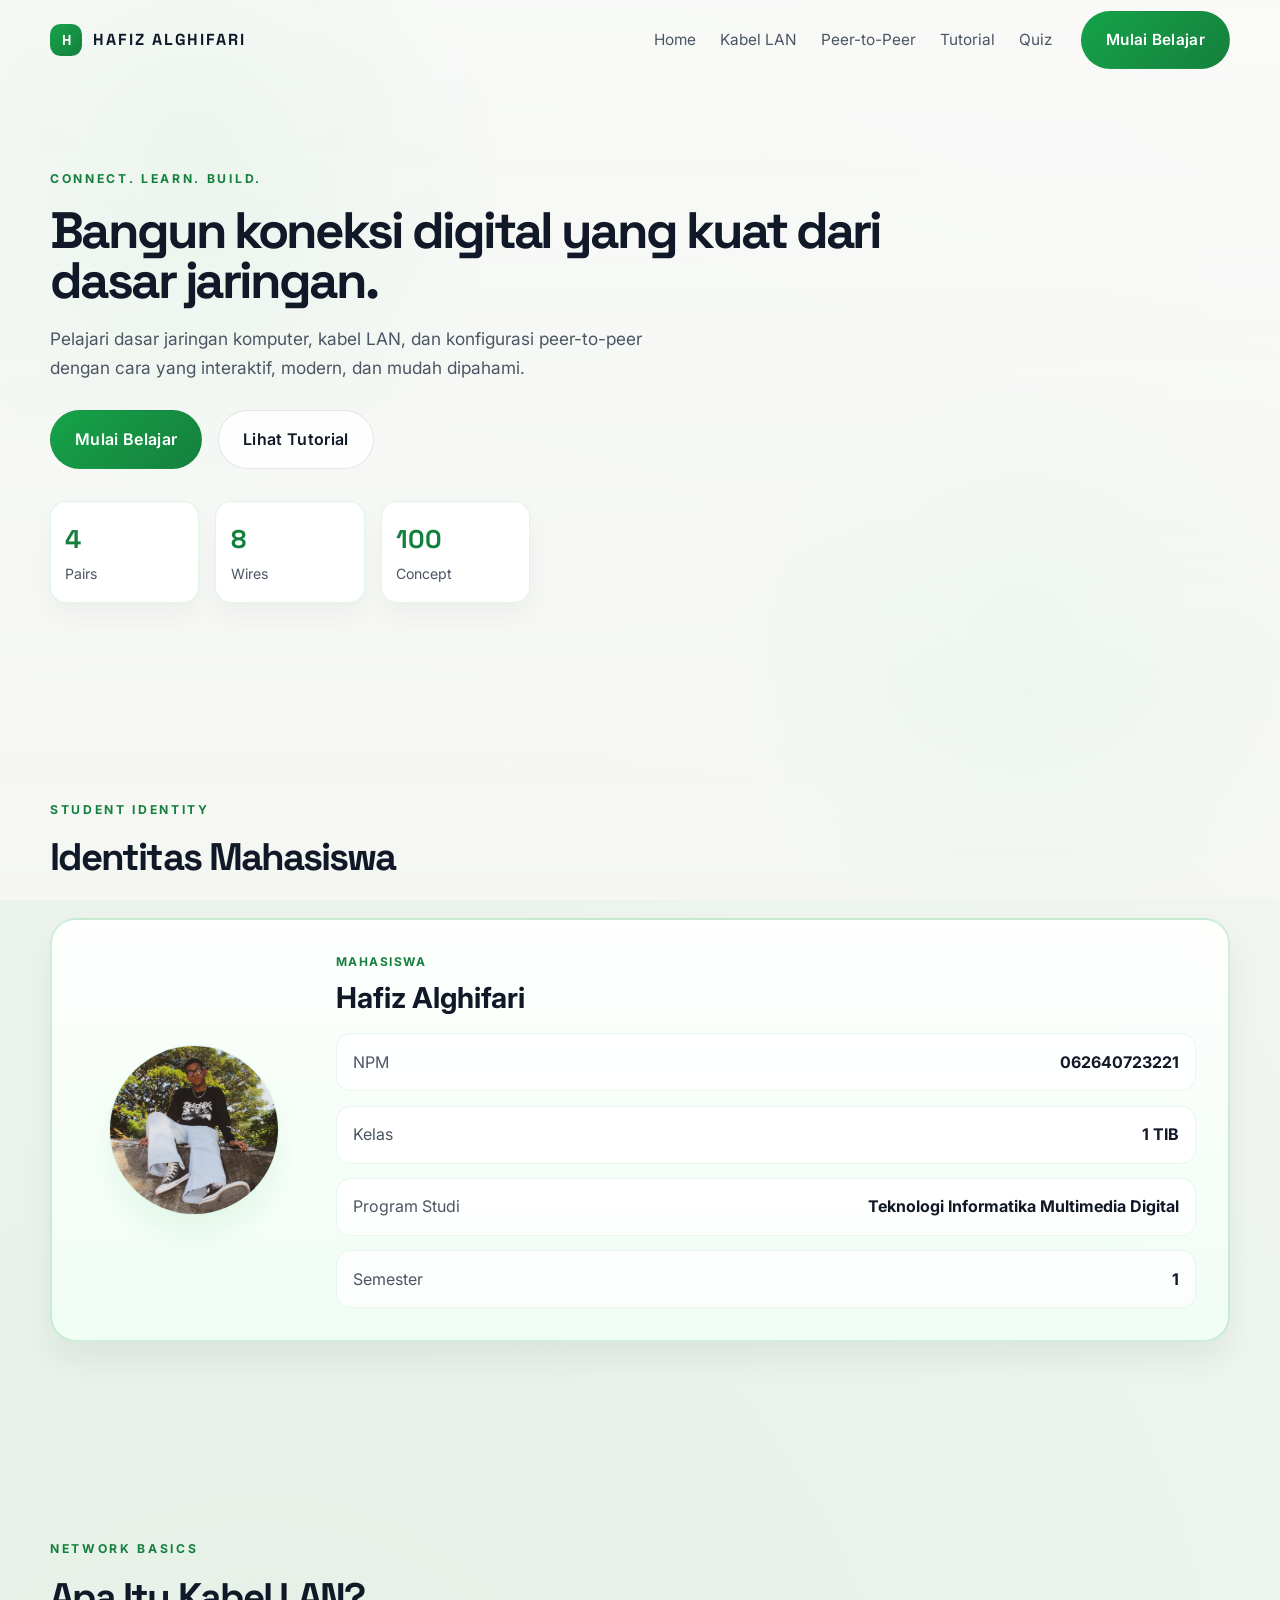
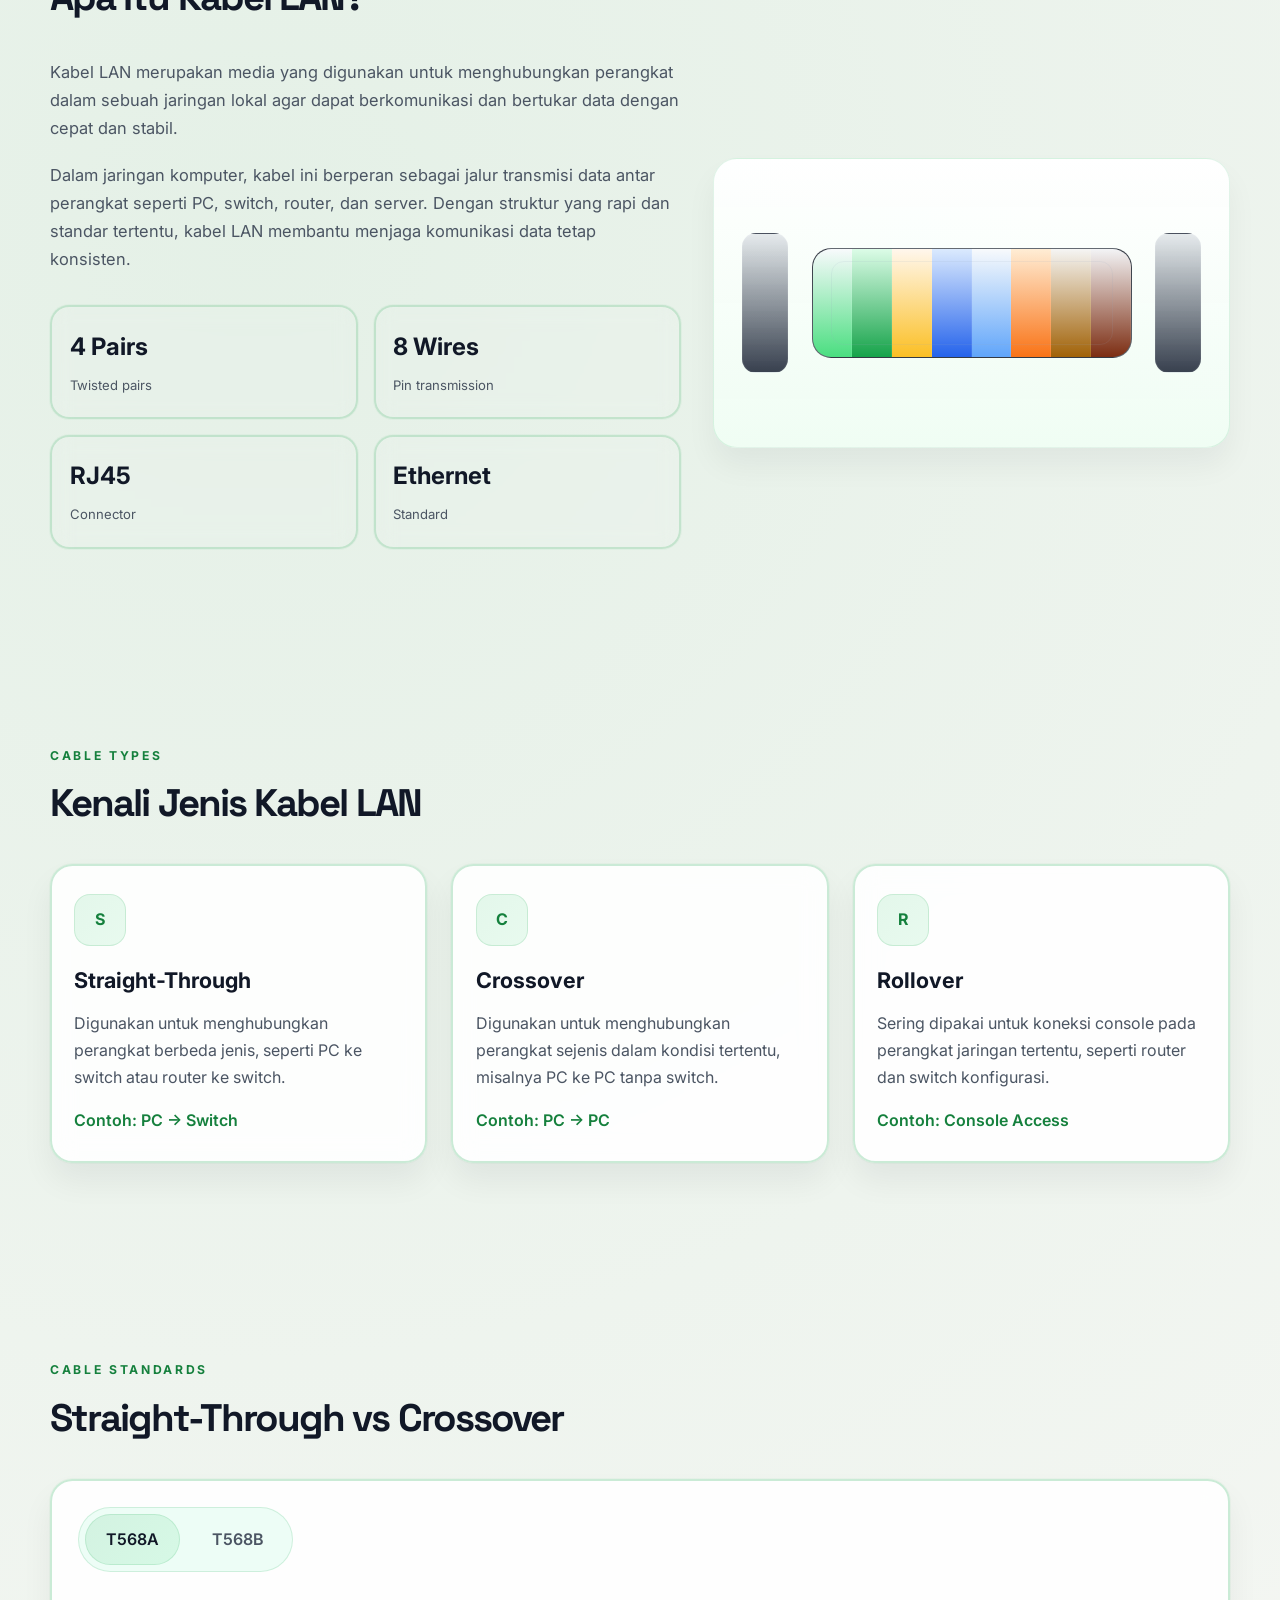
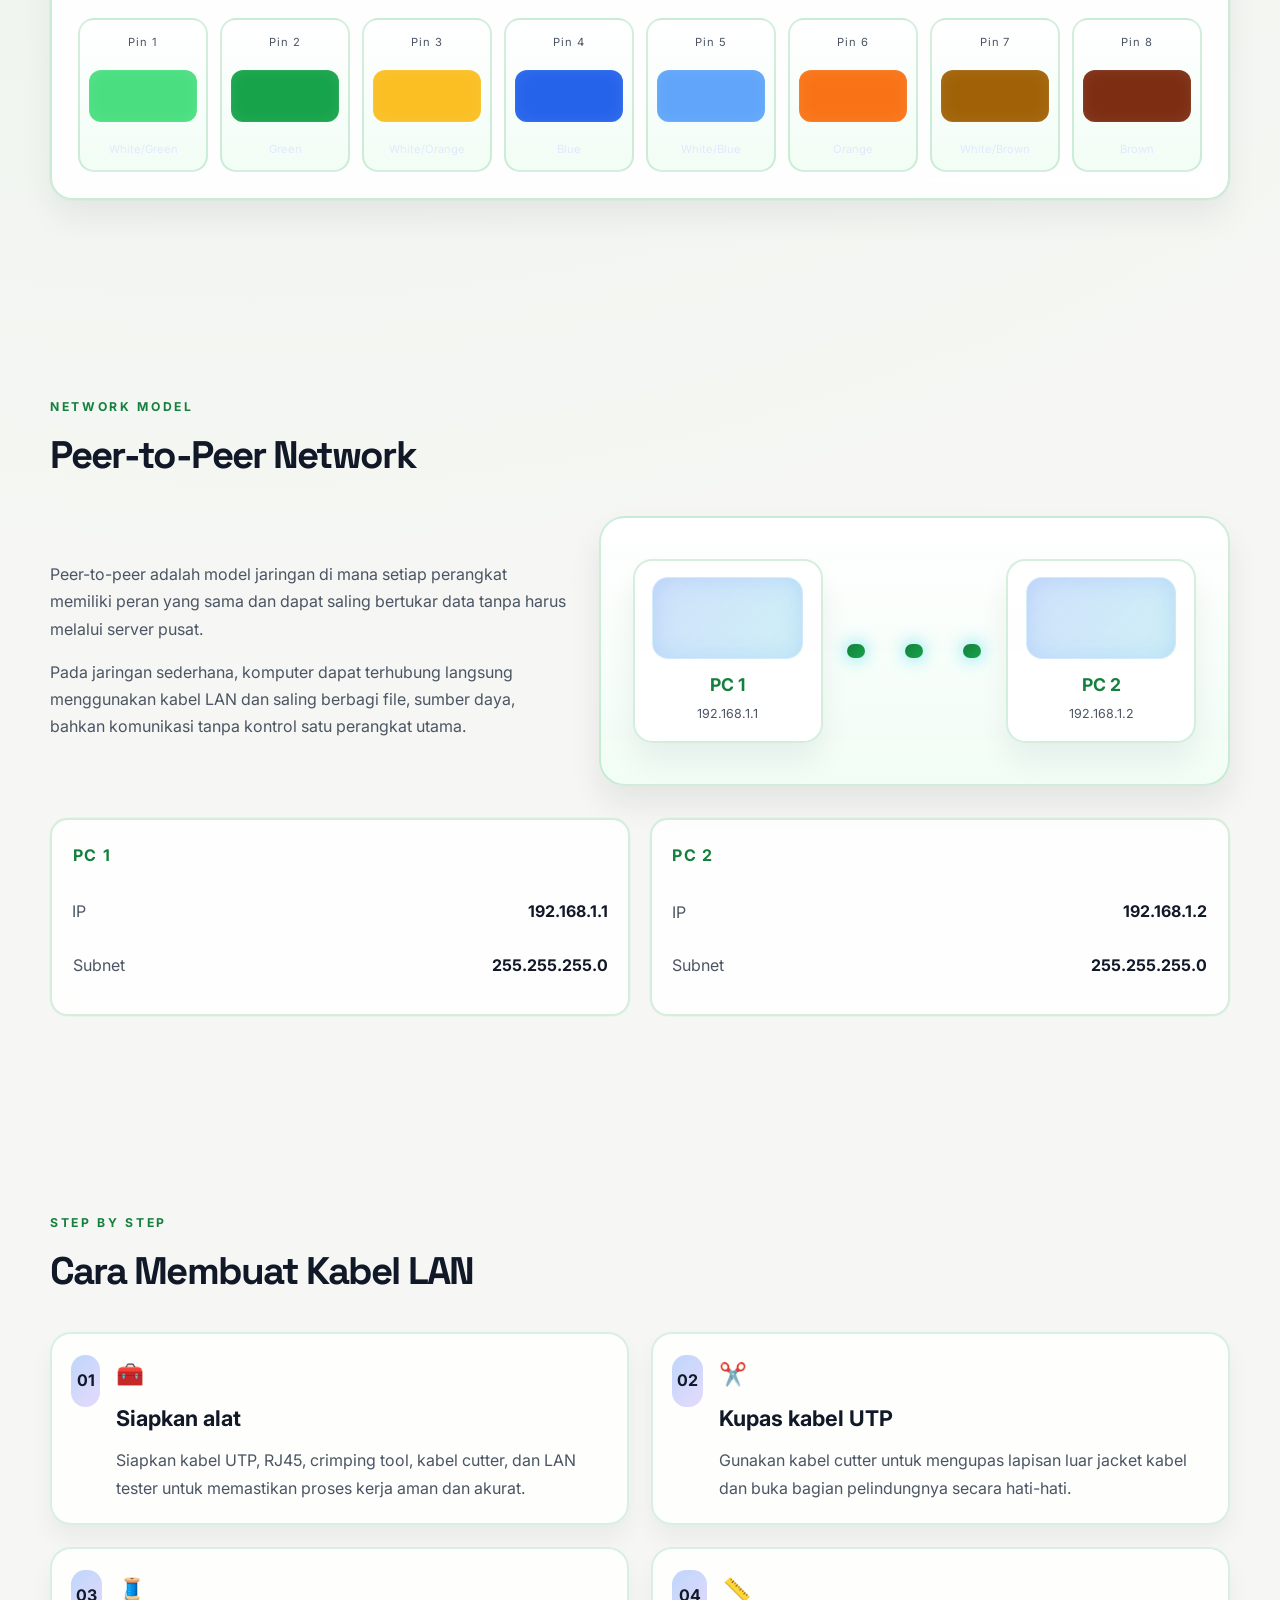
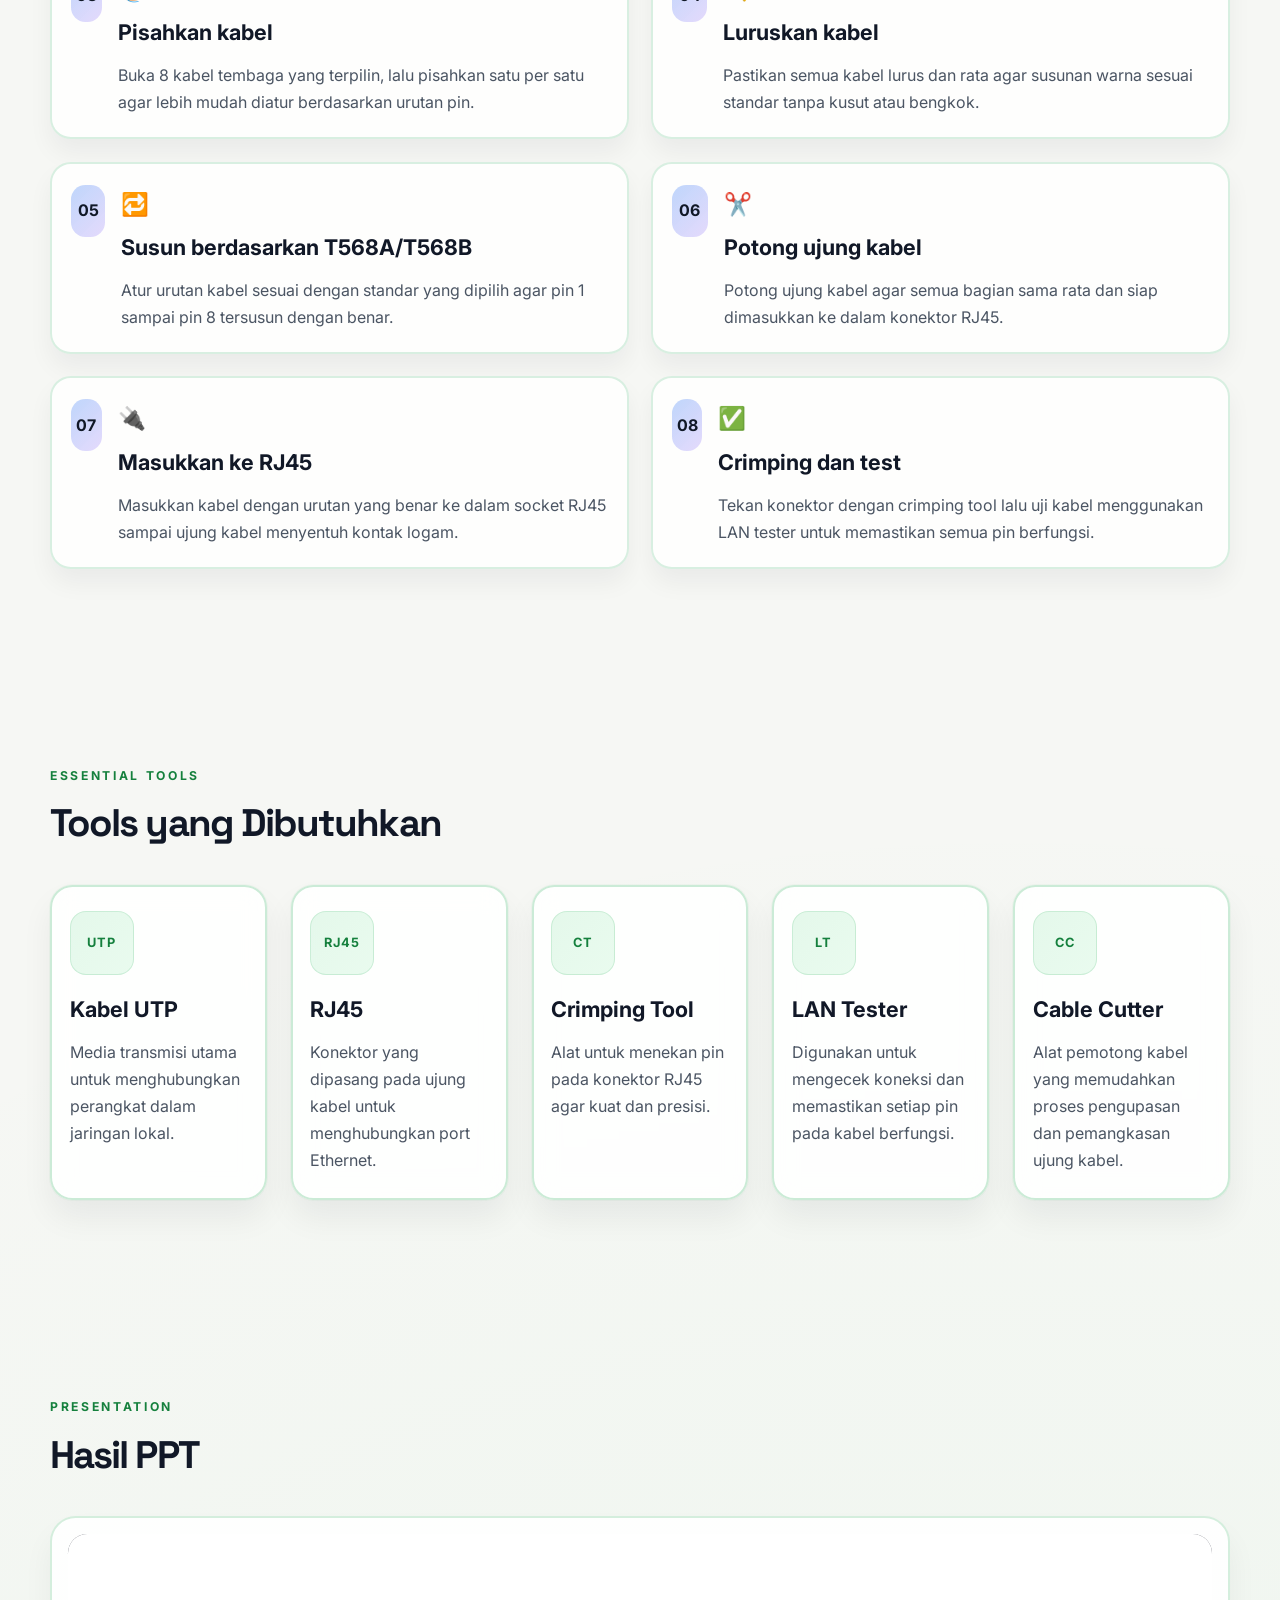
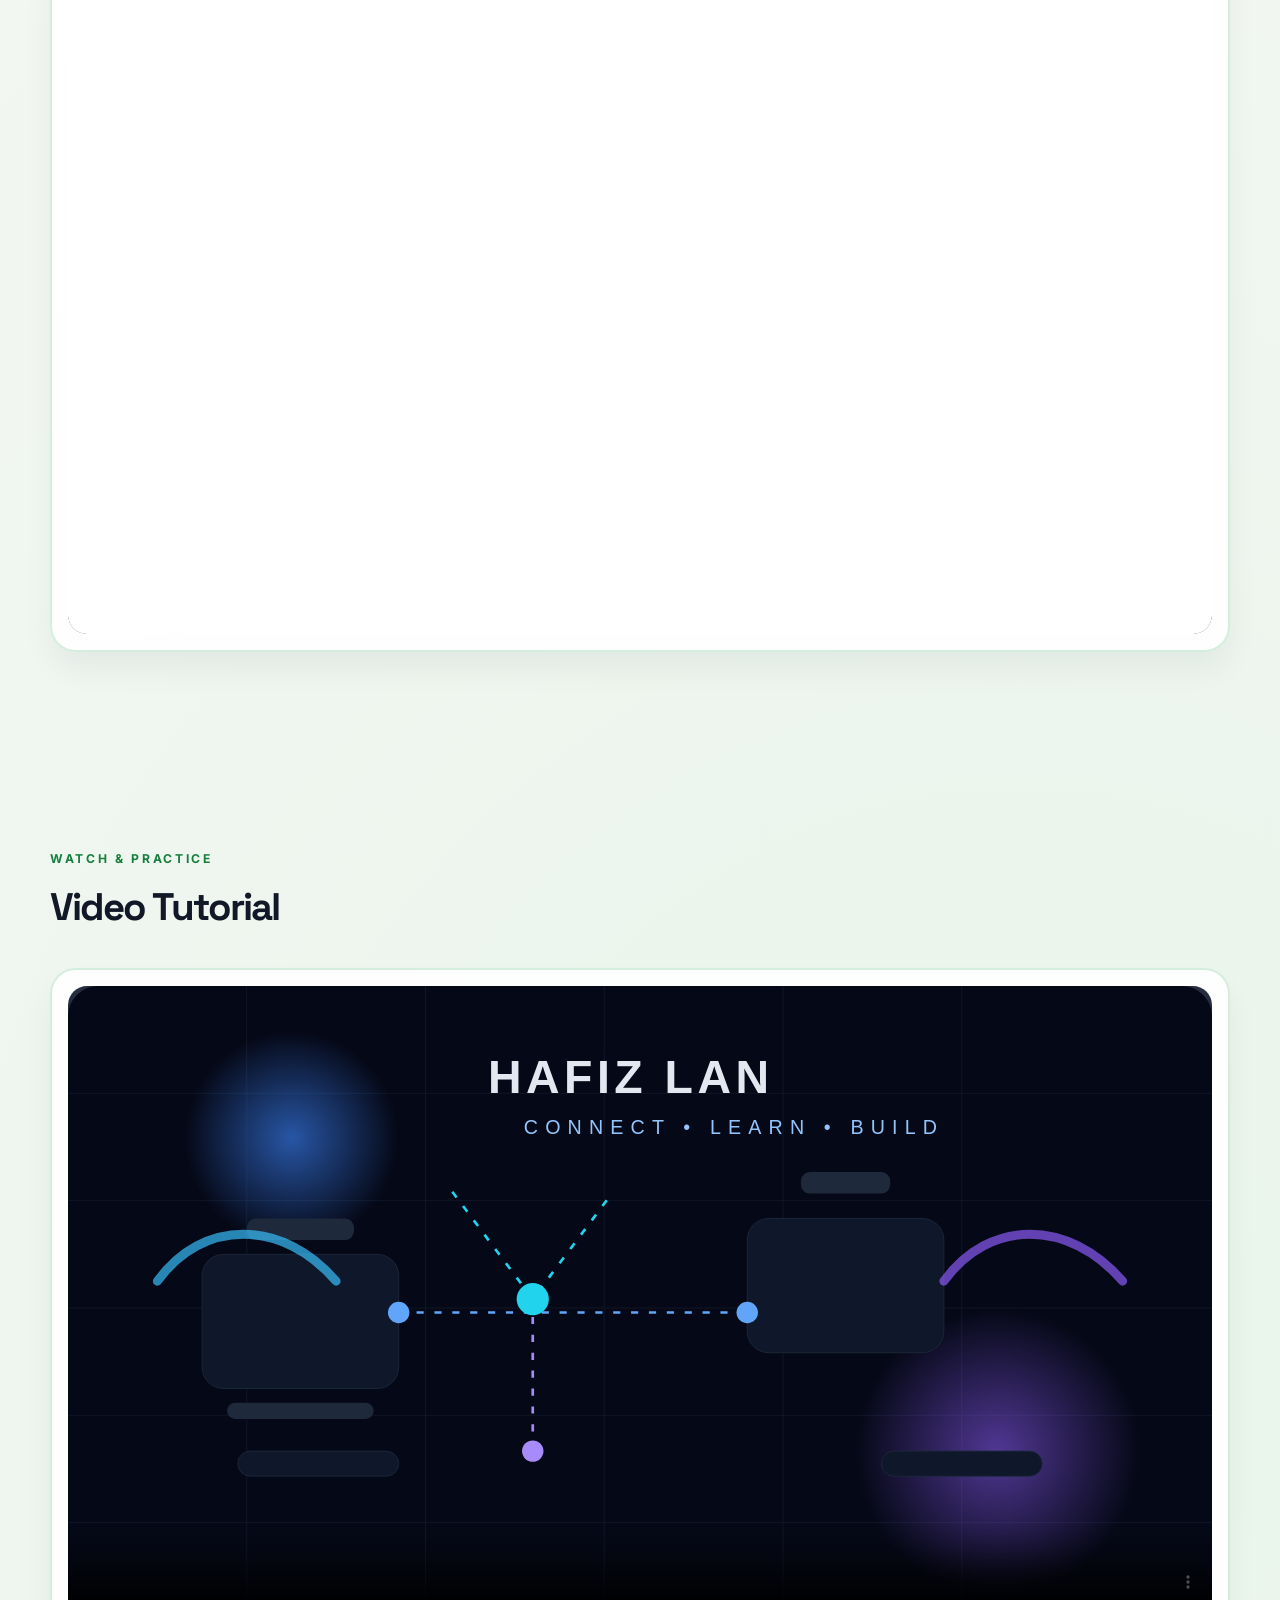
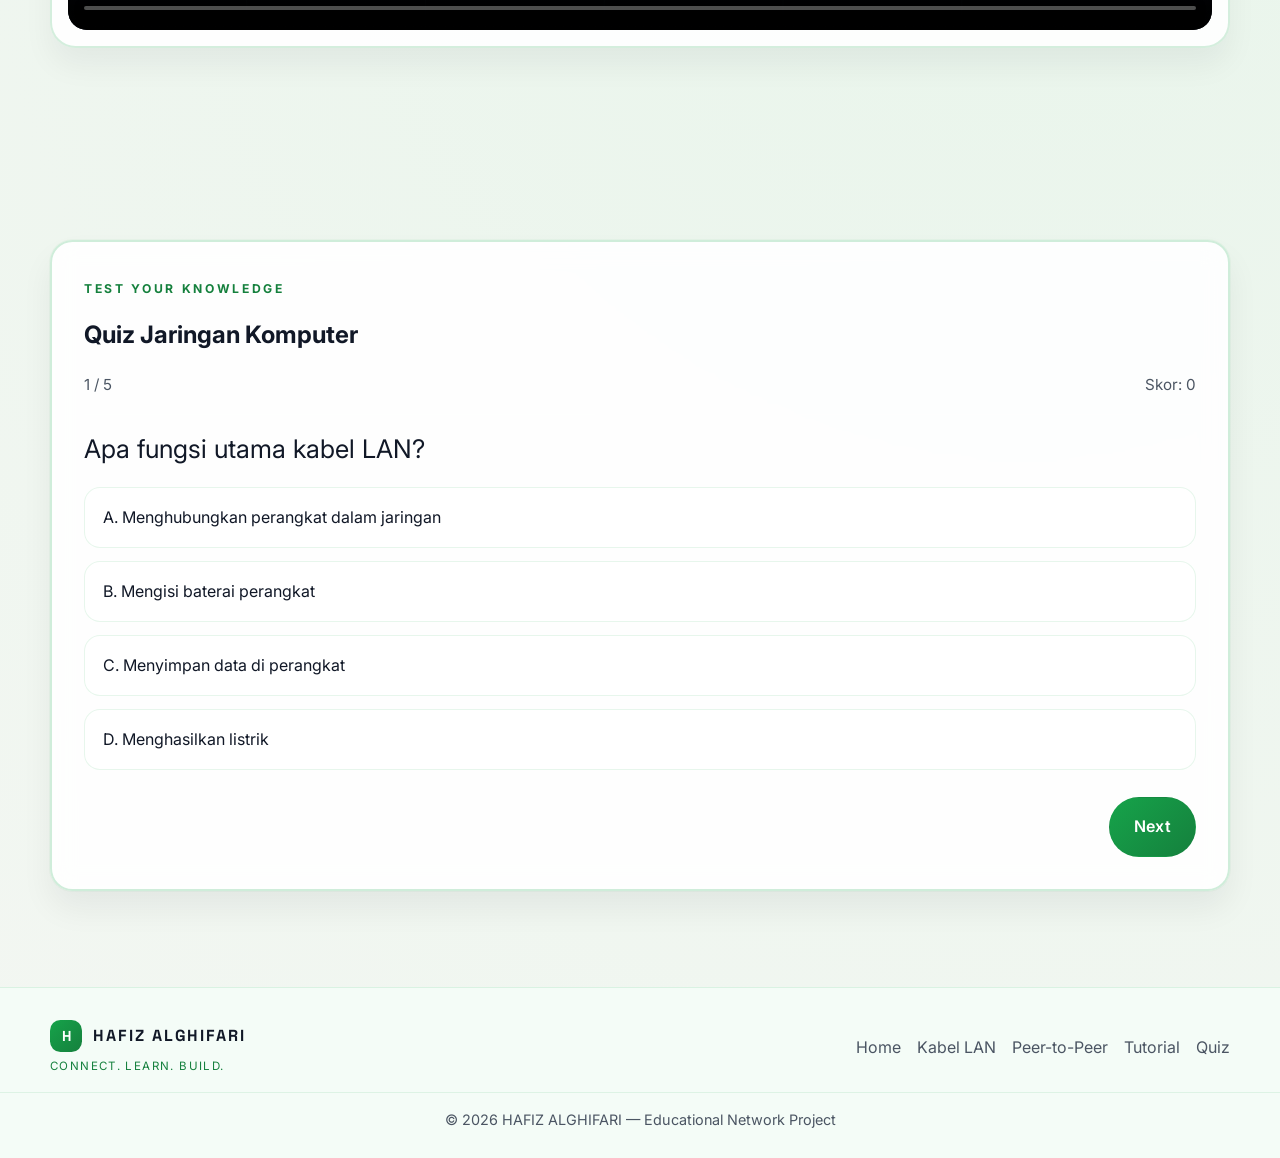
<file: index.html>
<!DOCTYPE html>
<html lang="id">
  <head>
    <meta charset="UTF-8" />
    <meta name="viewport" content="width=device-width, initial-scale=1.0" />
    <meta
      name="description"
      content="Pelajari kabel LAN, jaringan peer-to-peer, dan dasar jaringan komputer secara interaktif."
    />
    <title>HAFIZ BISMILLAH NILAI A</title>
    <link rel="preconnect" href="https://fonts.googleapis.com" />
    <link rel="preconnect" href="https://fonts.gstatic.com" crossorigin />
    <link
      href="https://fonts.googleapis.com/css2?family=Inter:wght@400;500;600;700;800;900&family=Space+Grotesk:wght@500;700&display=swap"
      rel="stylesheet"
    />
    <link rel="stylesheet" href="style.css" />
  </head>
  <body>
    <div class="site-bg" aria-hidden="true"></div>

    <header class="site-header" id="top">
      <nav class="nav container" aria-label="Main navigation">
        <a href="#home" class="brand" aria-label="HAFIZ LAN home">
          <span class="brand-mark">H</span>
          <span>HAFIZ ALGHIFARI</span>
        </a>

        <button class="nav-toggle" aria-label="Buka menu" aria-expanded="false">
          <span></span>
          <span></span>
          <span></span>
        </button>

        <div class="nav-menu" id="navMenu">
          <a href="#home">Home</a>
          <a href="#kabel-lan">Kabel LAN</a>
          <a href="#peer-to-peer">Peer-to-Peer</a>
          <a href="#tutorial">Tutorial</a>
          <a href="#quiz">Quiz</a>
          <a href="#quiz" class="button button-primary nav-cta">Mulai Belajar</a>
        </div>
      </nav>
    </header>

    <main>
      <section id="home" class="hero section">
        <div class="container hero-grid">
          <div class="hero-copy reveal">
            <p class="eyebrow">CONNECT. LEARN. BUILD.</p>
            <h1>Bangun koneksi digital yang kuat dari dasar jaringan.</h1>
            <p class="lead">
              Pelajari dasar jaringan komputer, kabel LAN, dan konfigurasi peer-to-peer dengan cara yang interaktif,
              modern, dan mudah dipahami.
            </p>

            <div class="hero-actions">
              <a href="#quiz" class="button button-primary">Mulai Belajar</a>
              <a href="#tutorial" class="button button-secondary">Lihat Tutorial</a>
            </div>

            <ul class="hero-stats" aria-label="Informasi ringkas">
              <li>
                <strong class="count-up" data-target="4">0</strong>
                <span>Pairs</span>
              </li>
              <li>
                <strong class="count-up" data-target="8">0</strong>
                <span>Wires</span>
              </li>
              <li>
                <strong class="count-up" data-target="100">0</strong>
                <span>Concept</span>
              </li>
            </ul>
          </div>
        </div>
      </section>

      <section id="student-profile" class="section student-profile-section">
        <div class="container">
          <div class="section-heading reveal">
            <p class="kicker">Student Identity</p>
            <h2>Identitas Mahasiswa</h2>
          </div>

          <div class="student-card reveal">
            <div class="student-photo-wrap">
              <img
                class="student-photo"
                src="assets/images/WhatsApp Image 2026-10-04 at 11.46.57.jpeg"
                alt="Foto Hafiz Alghifari"
              />
            </div>

            <div class="student-info">
              <p class="student-role">Mahasiswa</p>
              <h3>Hafiz Alghifari</h3>
              <ul>
                <li><span>NPM</span><strong>062640723221</strong></li>
                <li><span>Kelas</span><strong>1 TIB</strong></li>
                <li><span>Program Studi</span><strong>Teknologi Informatika Multimedia Digital</strong></li>
                <li><span>Semester</span><strong>1</strong></li>
              </ul>
            </div>
          </div>
        </div>
      </section>

      <section id="intro" class="section intro-section">
        <div class="container">
          <div class="section-heading reveal">
            <p class="kicker">Network Basics</p>
            <h2>Apa Itu Kabel LAN?</h2>
          </div>

          <div class="intro-grid">
            <div class="intro-copy reveal">
              <p>
                Kabel LAN merupakan media yang digunakan untuk menghubungkan perangkat dalam sebuah jaringan lokal agar
                dapat berkomunikasi dan bertukar data dengan cepat dan stabil.
              </p>
              <p>
                Dalam jaringan komputer, kabel ini berperan sebagai jalur transmisi data antar perangkat seperti PC,
                switch, router, dan server. Dengan struktur yang rapi dan standar tertentu, kabel LAN membantu menjaga
                komunikasi data tetap konsisten.
              </p>

              <div class="info-badges">
                <div class="badge-card glass-card">
                  <span class="value">4 Pairs</span>
                  <span class="label">Twisted pairs</span>
                </div>
                <div class="badge-card glass-card">
                  <span class="value">8 Wires</span>
                  <span class="label">Pin transmission</span>
                </div>
                <div class="badge-card glass-card">
                  <span class="value">RJ45</span>
                  <span class="label">Connector</span>
                </div>
                <div class="badge-card glass-card">
                  <span class="value">Ethernet</span>
                  <span class="label">Standard</span>
                </div>
              </div>
            </div>

            <div class="cable-illustration reveal">
              <div class="cable-visual">
                <div class="cable-core">
                  <span class="wire wire-white-green"></span>
                  <span class="wire wire-green"></span>
                  <span class="wire wire-white-orange"></span>
                  <span class="wire wire-blue"></span>
                  <span class="wire wire-white-blue"></span>
                  <span class="wire wire-orange"></span>
                  <span class="wire wire-white-brown"></span>
                  <span class="wire wire-brown"></span>
                </div>
                <div class="plug plug-left"></div>
                <div class="plug plug-right"></div>
              </div>
            </div>
          </div>
        </div>
      </section>

      <section id="kabel-lan" class="section">
        <div class="container">
          <div class="section-heading reveal">
            <p class="kicker">Cable Types</p>
            <h2>Kenali Jenis Kabel LAN</h2>
          </div>

          <div class="card-grid three-col">
            <article class="feature-card reveal">
              <div class="feature-icon">S</div>
              <h3>Straight-Through</h3>
              <p>Digunakan untuk menghubungkan perangkat berbeda jenis, seperti PC ke switch atau router ke switch.</p>
              <span class="example">Contoh: PC → Switch</span>
            </article>

            <article class="feature-card reveal">
              <div class="feature-icon">C</div>
              <h3>Crossover</h3>
              <p>Digunakan untuk menghubungkan perangkat sejenis dalam kondisi tertentu, misalnya PC ke PC tanpa switch.</p>
              <span class="example">Contoh: PC → PC</span>
            </article>

            <article class="feature-card reveal">
              <div class="feature-icon">R</div>
              <h3>Rollover</h3>
              <p>Sering dipakai untuk koneksi console pada perangkat jaringan tertentu, seperti router dan switch konfigurasi.</p>
              <span class="example">Contoh: Console Access</span>
            </article>
          </div>
        </div>
      </section>

      <section id="comparison" class="section comparison-section">
        <div class="container">
          <div class="section-heading reveal">
            <p class="kicker">Cable Standards</p>
            <h2>Straight-Through vs Crossover</h2>
          </div>

          <div class="compare-shell reveal">
            <div class="toggle-group" aria-label="Pilih standar kabel">
              <button class="standard-toggle active" type="button" data-standard="T568A">T568A</button>
              <button class="standard-toggle" type="button" data-standard="T568B">T568B</button>
            </div>

            <div class="wire-diagram" id="wireDiagram" aria-live="polite"></div>
          </div>
        </div>
      </section>

      <section id="peer-to-peer" class="section peer-section">
        <div class="container">
          <div class="section-heading reveal">
            <p class="kicker">Network Model</p>
            <h2>Peer-to-Peer Network</h2>
          </div>

          <div class="peer-grid">
            <div class="peer-copy reveal">
              <p>
                Peer-to-peer adalah model jaringan di mana setiap perangkat memiliki peran yang sama dan dapat saling
                bertukar data tanpa harus melalui server pusat.
              </p>
              <p>
                Pada jaringan sederhana, komputer dapat terhubung langsung menggunakan kabel LAN dan saling berbagi file,
                sumber daya, bahkan komunikasi tanpa kontrol satu perangkat utama.
              </p>
            </div>

            <div class="peer-visual reveal" aria-label="Visual peer-to-peer network">
              <div class="peer-device peer-left">
                <div class="device-screen small-screen"></div>
                <div class="device-meta">
                  <strong>PC 1</strong>
                  <span>192.168.1.1</span>
                </div>
              </div>

              <div class="packet-stream" aria-hidden="true">
                <span class="packet packet-1"></span>
                <span class="packet packet-2"></span>
                <span class="packet packet-3"></span>
              </div>

              <div class="peer-device peer-right">
                <div class="device-screen small-screen"></div>
                <div class="device-meta">
                  <strong>PC 2</strong>
                  <span>192.168.1.2</span>
                </div>
              </div>
            </div>
          </div>

          <div class="ip-dashboard reveal">
            <div class="ip-card glass-card">
              <p class="ip-label">PC 1</p>
              <div class="ip-row"><span>IP</span><strong>192.168.1.1</strong></div>
              <div class="ip-row"><span>Subnet</span><strong>255.255.255.0</strong></div>
            </div>

            <div class="ip-card glass-card">
              <p class="ip-label">PC 2</p>
              <div class="ip-row"><span>IP</span><strong>192.168.1.2</strong></div>
              <div class="ip-row"><span>Subnet</span><strong>255.255.255.0</strong></div>
            </div>
          </div>
        </div>
      </section>

      <section id="tutorial" class="section">
        <div class="container">
          <div class="section-heading reveal">
            <p class="kicker">Step by Step</p>
            <h2>Cara Membuat Kabel LAN</h2>
          </div>

          <div class="timeline">
            <article class="step-card reveal">
              <div class="step-no">01</div>
              <div class="step-body">
                <div class="step-icon">🧰</div>
                <h3>Siapkan alat</h3>
                <p>Siapkan kabel UTP, RJ45, crimping tool, kabel cutter, dan LAN tester untuk memastikan proses kerja aman dan akurat.</p>
              </div>
            </article>

            <article class="step-card reveal">
              <div class="step-no">02</div>
              <div class="step-body">
                <div class="step-icon">✂️</div>
                <h3>Kupas kabel UTP</h3>
                <p>Gunakan kabel cutter untuk mengupas lapisan luar jacket kabel dan buka bagian pelindungnya secara hati-hati.</p>
              </div>
            </article>

            <article class="step-card reveal">
              <div class="step-no">03</div>
              <div class="step-body">
                <div class="step-icon">🧵</div>
                <h3>Pisahkan kabel</h3>
                <p>Buka 8 kabel tembaga yang terpilin, lalu pisahkan satu per satu agar lebih mudah diatur berdasarkan urutan pin.</p>
              </div>
            </article>

            <article class="step-card reveal">
              <div class="step-no">04</div>
              <div class="step-body">
                <div class="step-icon">📏</div>
                <h3>Luruskan kabel</h3>
                <p>Pastikan semua kabel lurus dan rata agar susunan warna sesuai standar tanpa kusut atau bengkok.</p>
              </div>
            </article>

            <article class="step-card reveal">
              <div class="step-no">05</div>
              <div class="step-body">
                <div class="step-icon">🔁</div>
                <h3>Susun berdasarkan T568A/T568B</h3>
                <p>Atur urutan kabel sesuai dengan standar yang dipilih agar pin 1 sampai pin 8 tersusun dengan benar.</p>
              </div>
            </article>

            <article class="step-card reveal">
              <div class="step-no">06</div>
              <div class="step-body">
                <div class="step-icon">✂️</div>
                <h3>Potong ujung kabel</h3>
                <p>Potong ujung kabel agar semua bagian sama rata dan siap dimasukkan ke dalam konektor RJ45. </p>
              </div>
            </article>

            <article class="step-card reveal">
              <div class="step-no">07</div>
              <div class="step-body">
                <div class="step-icon">🔌</div>
                <h3>Masukkan ke RJ45</h3>
                <p>Masukkan kabel dengan urutan yang benar ke dalam socket RJ45 sampai ujung kabel menyentuh kontak logam.</p>
              </div>
            </article>

            <article class="step-card reveal">
              <div class="step-no">08</div>
              <div class="step-body">
                <div class="step-icon">✅</div>
                <h3>Crimping dan test</h3>
                <p>Tekan konektor dengan crimping tool lalu uji kabel menggunakan LAN tester untuk memastikan semua pin berfungsi.</p>
              </div>
            </article>
          </div>
        </div>
      </section>

      <section id="tools" class="section tools-section">
        <div class="container">
          <div class="section-heading reveal">
            <p class="kicker">Essential Tools</p>
            <h2>Tools yang Dibutuhkan</h2>
          </div>

          <div class="tool-grid">
            <article class="tool-card reveal">
              <div class="tool-icon">UTP</div>
              <h3>Kabel UTP</h3>
              <p>Media transmisi utama untuk menghubungkan perangkat dalam jaringan lokal.</p>
            </article>
            <article class="tool-card reveal">
              <div class="tool-icon">RJ45</div>
              <h3>RJ45</h3>
              <p>Konektor yang dipasang pada ujung kabel untuk menghubungkan port Ethernet.</p>
            </article>
            <article class="tool-card reveal">
              <div class="tool-icon">CT</div>
              <h3>Crimping Tool</h3>
              <p>Alat untuk menekan pin pada konektor RJ45 agar kuat dan presisi.</p>
            </article>
            <article class="tool-card reveal">
              <div class="tool-icon">LT</div>
              <h3>LAN Tester</h3>
              <p>Digunakan untuk mengecek koneksi dan memastikan setiap pin pada kabel berfungsi.</p>
            </article>
            <article class="tool-card reveal">
              <div class="tool-icon">CC</div>
              <h3>Cable Cutter</h3>
              <p>Alat pemotong kabel yang memudahkan proses pengupasan dan pemangkasan ujung kabel.</p>
            </article>
          </div>
        </div>
      </section>

      <section id="presentation" class="section presentation-section">
        <div class="container">
          <div class="section-heading reveal">
            <p class="kicker">Presentation</p>
            <h2>Hasil PPT</h2>
          </div>

          <div class="presentation-card reveal">
            <div class="canva-embed-wrapper">
              <iframe
                title="Canva Presentation"
                src="https://www.canva.com/design/DAHXA3tNpUY/7nimxoHR2Kp401OGLD5haA/view?embed"
                allowfullscreen
                loading="lazy"
                referrerpolicy="strict-origin-when-cross-origin"
              ></iframe>
            </div>
          </div>
        </div>
      </section>

      

      

      <section id="video" class="section video-section">
        <div class="container">
          <div class="section-heading reveal">
            <p class="kicker">Watch & Practice</p>
            <h2>Video Tutorial</h2>
          </div>

          <div class="video-frame reveal">
            <video controls poster="assets/images/hafiz-lan-poster.svg" aria-label="Video tutorial HAFIZ LAN">
              <source src="assets/videos/WhatsApp Video 2026-10-04 at 11.48.51.mp4" type="video/mp4" />
              Browser Anda tidak mendukung elemen video. Anda dapat menambahkan file tutorial di assets/videos/tutorial.mp4.
            </video>
          </div>
        </div>
      </section>

      <section id="quiz" class="section quiz-section">
        <div class="container">
          <div class="quiz-card reveal">
            <div class="quiz-header">
              <p class="kicker">Test Your Knowledge</p>
              <h2>Quiz Jaringan Komputer</h2>
            </div>

            <div class="quiz-meta">
              <span id="quizProgress">1 / 5</span>
              <span id="quizScore">Skor: 0</span>
            </div>

            <div class="quiz-body">
              <div id="quizQuestion" class="quiz-question" aria-live="polite"></div>
              <div id="quizOptions" class="quiz-options" role="list"></div>
              <div id="quizResult" class="quiz-result hidden" aria-live="polite"></div>
            </div>

            <div class="quiz-actions">
              <button id="nextButton" class="button button-primary" type="button">Next</button>
              <button id="restartButton" class="button button-secondary hidden" type="button">Restart</button>
            </div>
          </div>
        </div>
      </section>
    </main>

    <footer class="site-footer">
      <div class="container footer-inner">
        <div>
          <a href="#home" class="brand footer-brand">
            <span class="brand-mark">H</span>
            <span>HAFIZ ALGHIFARI</span>
          </a>
          <p class="footer-tag">CONNECT. LEARN. BUILD.</p>
        </div>

        <div class="footer-links">
          <a href="#home">Home</a>
          <a href="#kabel-lan">Kabel LAN</a>
          <a href="#peer-to-peer">Peer-to-Peer</a>
          <a href="#tutorial">Tutorial</a>
          <a href="#quiz">Quiz</a>
        </div>
      </div>

      <div class="footer-bottom">
        <div class="container">
          <p>© 2026 HAFIZ ALGHIFARI — Educational Network Project</p>
        </div>
      </div>
    </footer>

    <script src="script.js"></script>
  </body>
</html>
</file>
<file: style.css>
:root {
  --primary: #16a34a;
  --secondary: #15803d;
  --accent: #4ade80;
  --bg: #f6f7f4;
  --bg-soft: #ffffff;
  --panel: rgba(255, 255, 255, 0.92);
  --panel-strong: rgba(255, 255, 255, 0.98);
  --text: #111827;
  --muted: #4b5563;
  --border: rgba(17, 24, 39, 0.08);
  --white-soft: rgba(255, 255, 255, 0.8);
  --shadow: 0 18px 32px rgba(15, 23, 42, 0.08);
  --grid-line: rgba(17, 24, 39, 0.03);
  --success: #16a34a;
  --danger: #ef4444;
}

* {
  box-sizing: border-box;
  margin: 0;
  padding: 0;
}

html {
  scroll-behavior: smooth;
}

body {
  font-family: 'Inter', sans-serif;
  background:
    radial-gradient(circle at 20% 20%, rgba(22, 163, 74, 0.08), transparent 28%),
    radial-gradient(circle at 80% 85%, rgba(74, 222, 128, 0.08), transparent 28%),
    #f6f7f4;
  color: var(--text);
  line-height: 1.7;
  min-height: 100vh;
  overflow-x: hidden;
}

img,
svg,
video {
  max-width: 100%;
  display: block;
}

a {
  text-decoration: none;
  color: inherit;
}

button,
input,
textarea,
select {
  font: inherit;
}

button {
  border: none;
  cursor: pointer;
}

.container {
  width: min(1180px, calc(100% - 2rem));
  margin: 0 auto;
}

main,
section,
article,
.container,
.student-info,
.step-body {
  min-width: 0;
}

.section {
  position: relative;
  padding: 96px 0;
}

.site-bg {
  position: fixed;
  inset: 0;
  background:
    radial-gradient(circle at 15% 20%, rgba(22, 163, 74, 0.05), transparent 25%),
    radial-gradient(circle at 80% 75%, rgba(74, 222, 128, 0.05), transparent 25%),
    linear-gradient(180deg, rgba(255, 255, 255, 0.4), rgba(246, 247, 244, 0.9));
  pointer-events: none;
  z-index: 0;
}

.site-header {
  position: sticky;
  top: 0;
  z-index: 200;
  transition: all 0.3s ease;
}

.site-header.is-scrolled {
  backdrop-filter: blur(18px);
  background: rgba(255, 255, 255, 0.78);
  border-bottom: 1px solid rgba(17, 24, 39, 0.06);
  box-shadow: 0 10px 26px rgba(15, 23, 42, 0.08);
}

.nav {
  display: flex;
  align-items: center;
  justify-content: space-between;
  min-height: 80px;
  position: relative;
  z-index: 10;
}

.brand {
  display: inline-flex;
  align-items: center;
  gap: 0.7rem;
  font-weight: 800;
  letter-spacing: 0.12em;
  text-transform: uppercase;
  font-family: 'Space Grotesk', sans-serif;
}

.brand-mark {
  letter-spacing: 0;
}

.brand-mark {
  display: inline-flex;
  align-items: center;
  justify-content: center;
  width: 2rem;
  height: 2rem;
  border-radius: 0.65rem;
  background: linear-gradient(135deg, var(--primary), var(--secondary));
  box-shadow: none;
  font-size: 0.9rem;
  color: white;
}

.nav-menu {
  display: flex;
  align-items: center;
  gap: 1.5rem;
  font-size: 0.96rem;
  color: var(--muted);
}

.nav-menu a {
  position: relative;
  transition: color 0.3s ease;
}

.nav-menu a::after {
  content: '';
  position: absolute;
  left: 0;
  bottom: -8px;
  width: 100%;
  height: 2px;
  background: linear-gradient(90deg, var(--primary), var(--secondary));
  transform: scaleX(0);
  transform-origin: left;
  transition: transform 0.3s ease;
}

.nav-menu a:hover,
.nav-menu a:focus-visible {
  color: var(--text);
}

.nav-menu a:hover::after,
.nav-menu a:focus-visible::after {
  transform: scaleX(1);
}

.nav-cta {
  margin-left: 0.3rem;
}

.button {
  display: inline-flex;
  align-items: center;
  justify-content: center;
  border-radius: 999px;
  padding: 0.95rem 1.5rem;
  font-weight: 600;
  letter-spacing: 0.02em;
  transition: transform 0.3s ease, box-shadow 0.3s ease, border-color 0.3s ease, background 0.3s ease;
  border: 1px solid transparent;
}

.button:hover,
.button:focus-visible {
  transform: translateY(-2px);
}

.button-primary {
  background: linear-gradient(135deg, var(--primary), var(--secondary));
  color: white;
  box-shadow: none;
}

.button-primary:hover,
.button-primary:focus-visible {
  box-shadow: none;
  filter: none;
}

.button-secondary {
  background: rgba(255, 255, 255, 0.8);
  border-color: rgba(17, 24, 39, 0.1);
  color: var(--text);
  backdrop-filter: blur(8px);
}

button:focus-visible,
a:focus-visible,
.nav-toggle:focus-visible,
.quiz-option:focus-visible,
.standard-toggle:focus-visible,
.pin:focus-visible {
  outline: 2px solid rgba(74, 222, 128, 0.8);
  outline-offset: 3px;
}

.hero {
  position: relative;
  padding-top: 84px;
}

.hero-grid {
  display: grid;
  grid-template-columns: 1fr;
  align-items: center;
  gap: 2.6rem;
}

.hero-copy {
  max-width: 900px;
}

.eyebrow,
.kicker {
  display: inline-block;
  font-size: 0.76rem;
  letter-spacing: 0.22em;
  text-transform: uppercase;
  color: var(--secondary);
  font-weight: 700;
  margin-bottom: 1rem;
}

.hero-copy h1 {
  font-size: clamp(2.8rem, 4vw, 5rem);
  line-height: 0.98;
  margin-bottom: 1.1rem;
  letter-spacing: -0.06em;
  font-family: 'Space Grotesk', sans-serif;
}

.lead {
  color: var(--muted);
  font-size: 1.08rem;
  max-width: 620px;

  margin-bottom: 1.7rem;
}

.hero-actions {
  display: flex;
  flex-wrap: wrap;
  gap: 1rem;
  margin-bottom: 2rem;
}

.hero-stats {
  display: grid;
  grid-template-columns: repeat(3, minmax(80px, 1fr));
  gap: 1rem;
  list-style: none;
  max-width: 480px;
}

.hero-stats li {
  background: rgba(255, 255, 255, 0.9);
  border: 1px solid rgba(22, 163, 74, 0.12);
  border-radius: 1rem;
  padding: 1rem 0.9rem;
  min-height: 96px;
  display: flex;
  flex-direction: column;
  justify-content: center;
  box-shadow: 0 12px 24px rgba(15, 23, 42, 0.04);
}

.hero-stats strong {
  display: block;
  font-size: clamp(1.4rem, 2vw, 2.2rem);
  font-family: 'Space Grotesk', sans-serif;
  color: var(--secondary);
}

.hero-stats span {
  color: var(--muted);
  font-size: 0.88rem;
}

.network-scene {
  position: relative;
  min-height: 540px;
  background: linear-gradient(180deg, rgba(17, 24, 39, 0.7), rgba(15, 23, 42, 0.4));
  border: 1px solid rgba(148, 163, 184, 0.15);
  border-radius: 2rem;
  box-shadow: var(--shadow);
  overflow: hidden;
}

.network-scene::before {
  content: '';
  position: absolute;
  inset: 0;
  background: linear-gradient(180deg, rgba(59, 130, 246, 0.08), rgba(8, 145, 178, 0.08));
}

.orb {
  position: absolute;
  border-radius: 50%;
  filter: blur(18px);
  opacity: 0.8;
}

.orb-one {
  width: 200px;
  height: 200px;
  background: rgba(59, 130, 246, 0.18);
  top: 28px;
  left: 48px;
}

.orb-two {
  width: 220px;
  height: 220px;
  background: rgba(139, 92, 246, 0.14);
  right: 24px;
  bottom: 30px;
}

.device {
  position: absolute;
  z-index: 2;
}

.device-label {
  display: block;
  text-align: center;
  margin-top: 0.8rem;
  color: var(--muted);
  font-size: 0.8rem;
  letter-spacing: 0.08em;
  text-transform: uppercase;
}

.laptop-device {
  left: 45px;
  top: 120px;
}

.device-screen {
  width: 170px;
  height: 100px;
  border-radius: 1rem;
  border: 1px solid rgba(255, 255, 255, 0.14);
  background: linear-gradient(135deg, rgba(15, 23, 42, 0.9), rgba(59, 130, 246, 0.1));
  position: relative;
  box-shadow: inset 0 0 25px rgba(59, 130, 246, 0.18);
}

.screen-glow {
  position: absolute;
  inset: 18px;
  border-radius: 0.8rem;
  background: linear-gradient(135deg, rgba(59, 130, 246, 0.22), rgba(6, 182, 212, 0.122));
  box-shadow: inset 0 0 12px rgba(96, 165, 250, 0.36);
}

.device-base {
  width: 200px;
  height: 18px;
  border-radius: 0.8rem;
  background: rgba(148, 163, 184, 0.16);
  border: 1px solid rgba(255, 255, 255, 0.08);
  margin: 0 auto;
}

.router-device {
  right: 68px;
  top: 80px;
}

.router-body {
  width: 175px;
  height: 120px;
  border-radius: 1.3rem;
  background: linear-gradient(180deg, rgba(17, 24, 39, 0.9), rgba(15, 23, 42, 0.88));
  border: 1px solid rgba(255, 255, 255, 0.1);
  display: flex;
  align-items: center;
  justify-content: center;
  gap: 0.8rem;
  box-shadow: inset 0 0 18px rgba(62, 205, 255, 0.12);
}

.router-body span {
  display: block;
  width: 18px;
  height: 18px;
  border-radius: 50%;
  background: linear-gradient(135deg, var(--secondary), var(--primary));
  box-shadow: 0 0 16px rgba(34, 211, 238, 0.8);
  animation: pulse 2.6s infinite ease-in-out;
}

.pc-device {
  bottom: 48px;
}

.pc-one {
  left: 120px;
}

.pc-two {
  right: 120px;
}

.pc-monitor {
  width: 120px;
  height: 88px;
  border-radius: 0.9rem;
  background: linear-gradient(135deg, rgba(15, 23, 42, 0.96), rgba(30, 41, 59, 0.8));
  border: 1px solid rgba(255, 255, 255, 0.1);
  position: relative;
}

.pc-monitor span {
  position: absolute;
  inset: 15px;
  border-radius: 0.6rem;
  background: linear-gradient(135deg, rgba(59, 130, 246, 0.2), rgba(6, 182, 212, 0.16));
}

.pc-stand {
  width: 16px;
  height: 26px;
  background: rgba(148, 163, 184, 0.2);
  margin: 0 auto;
  border-radius: 0.5rem;
}

.node {
  position: absolute;
  width: 14px;
  height: 14px;
  border-radius: 50%;
  background: linear-gradient(135deg, var(--secondary), var(--primary));
  box-shadow: 0 0 18px rgba(34, 211, 238, 0.8);
  z-index: 3;
  animation: pulse 2.6s infinite ease-in-out;
}

.node-a { left: 180px; top: 200px; }
.node-b { left: 300px; top: 160px; }
.node-c { left: 440px; top: 210px; }
.node-d { left: 510px; top: 295px; }

.network-svg {
  position: absolute;
  inset: 0;
  width: 100%;
  height: 100%;
  z-index: 1;
}

.network-svg path {
  fill: none;
  stroke: rgba(125, 211, 252, 0.7);
  stroke-width: 2.5;
  stroke-dasharray: 10 10;
  animation: flowLine 8s linear infinite;
}

.section-heading {
  margin-bottom: 2.5rem;
  max-width: 760px;
}

.section-heading h2 {
  font-size: clamp(2rem, 3vw, 3rem);
  line-height: 1.1;
  letter-spacing: -0.05em;
  font-family: 'Space Grotesk', sans-serif;
}

.intro-grid {
  display: grid;
  grid-template-columns: 1.1fr 0.9fr;
  gap: 2rem;
  align-items: center;
}

.intro-copy p {
  color: var(--muted);
  font-size: 1.03rem;
  margin-bottom: 1.2rem;
}

.info-badges {
  margin-top: 2rem;
  display: grid;
  grid-template-columns: repeat(2, minmax(180px, 1fr));
  gap: 1rem;
}

.glass-card {
  background: rgba(255, 255, 255, 0.05);
  border: 2px solid rgba(22, 163, 74, 0.18);
  border-radius: 1.2rem;
  backdrop-filter: blur(10px);
  box-shadow: inset 0 1px 0 rgba(255, 255, 255, 0.06), 0 0 0 1px rgba(22, 163, 74, 0.04);
}

.badge-card {
  padding: 1.2rem 1.1rem;
}

.badge-card .value {
  display: block;
  font-size: 1.5rem;
  font-weight: 700;
  margin-bottom: 0.2rem;
}

.badge-card .label {
  color: var(--muted);
  font-size: 0.82rem;
}

.cable-visual {
  position: relative;
  display: flex;
  align-items: center;
  justify-content: center;
  min-height: 290px;
  background: linear-gradient(180deg, rgba(255, 255, 255, 0.96), rgba(240, 253, 244, 0.95));
  border: 1px solid rgba(22, 163, 74, 0.12);
  border-radius: 1.5rem;
  box-shadow: 0 18px 30px rgba(15, 23, 42, 0.05);
  overflow: hidden;
}

.cable-core {
  width: 320px;
  height: 110px;
  border-radius: 1.2rem;
  background: linear-gradient(180deg, rgba(12, 17, 30, 0.9), rgba(17, 24, 39, 0.7));
  border: 1px solid rgba(255, 255, 255, 0.08);
  box-shadow: inset 0 0 18px rgba(255, 255, 255, 0.04);
  position: relative;
  display: grid;
  grid-template-columns: repeat(8, 1fr);
  gap: 0;
  overflow: hidden;
}

.cable-core::before {
  content: '';
  position: absolute;
  inset: 12px 18px;
  border-radius: 0.8rem;
  border: 1px solid rgba(148, 163, 184, 0.12);
}

.wire {
  display: block;
  height: 100%;
  border-right: 1px solid rgba(255, 255, 255, 0.08);
}

.wire-white-green { background: linear-gradient(180deg, #f8fafc, #4ade80); }
.wire-green { background: linear-gradient(180deg, #dcfce7, #16a34a); }
.wire-white-orange { background: linear-gradient(180deg, #fff7ed, #fbbf24); }
.wire-blue { background: linear-gradient(180deg, #dbeafe, #2563eb); }
.wire-white-blue { background: linear-gradient(180deg, #f8fafc, #60a5fa); }
.wire-orange { background: linear-gradient(180deg, #ffedd5, #f97316); }
.wire-white-brown { background: linear-gradient(180deg, #f5f5f4, #a16207); }
.wire-brown { background: linear-gradient(180deg, #f3f4f6, #7c2d12); }

.plug {
  position: absolute;
  width: 46px;
  height: 140px;
  border-radius: 14px;
  background: linear-gradient(180deg, rgba(130, 141, 165, 0.18), rgba(15, 23, 42, 0.82));
  border: 1px solid rgba(255, 255, 255, 0.08);
  top: 50%;
  transform: translateY(-50%);
}

.plug-left { left: 28px; }
.plug-right { right: 28px; }

.card-grid,
.tool-grid {
  display: grid;
  grid-template-columns: repeat(3, minmax(0, 1fr));
  gap: 1.5rem;
}

.feature-card,
.tool-card,
.quiz-card,
.compare-shell {
  background: rgba(255, 255, 255, 0.9);
  border: 2px solid rgba(22, 163, 74, 0.22);
  border-radius: 1.4rem;
  backdrop-filter: blur(12px);
  box-shadow: 0 18px 32px rgba(15, 23, 42, 0.06), 0 0 0 1px rgba(22, 163, 74, 0.04);
}

.feature-card {
  padding: 1.7rem 1.4rem;
  transition: transform 0.3s ease, border-color 0.3s ease, box-shadow 0.3s ease;
}

.feature-card:hover,
.tool-card:hover {
  transform: translateY(-6px);
  border-color: rgba(22, 163, 74, 0.38);
  box-shadow: 0 18px 28px rgba(22, 163, 74, 0.12), 0 0 0 1px rgba(22, 163, 74, 0.08);
}

.feature-icon,
.tool-icon {
  width: 52px;
  height: 52px;
  border-radius: 16px;
  display: flex;
  align-items: center;
  justify-content: center;
  margin-bottom: 1rem;
  font-weight: 700;
  background: linear-gradient(135deg, rgba(34, 197, 94, 0.12), rgba(74, 222, 128, 0.12));
  color: var(--secondary);
  border: 1px solid rgba(22, 163, 74, 0.14);
}

.feature-card h3,
.tool-card h3,
.step-card h3 {
  font-size: 1.35rem;
  margin-bottom: 0.7rem;
}

.feature-card p,
.tool-card p,
.step-card p,
.peer-copy p,
.quiz-question,
.quiz-result {
  color: var(--muted);
}

.example {
  display: inline-block;
  margin-top: 1rem;
  color: var(--secondary);
  font-weight: 600;
}

.comparison-section {
  position: relative;
}

.compare-shell {
  padding: 1.6rem;
}

.toggle-group {
  display: inline-flex;
  gap: 0.75rem;
  padding: 0.4rem;
  border-radius: 999px;
  background: rgba(236, 253, 245, 0.9);
  border: 1px solid rgba(22, 163, 74, 0.15);
  margin-bottom: 1.5rem;
}

.standard-toggle {
  border-radius: 999px;
  padding: 0.72rem 1.3rem;
  background: transparent;
  color: var(--muted);
  font-weight: 600;
  transition: all 0.3s ease;
}

.standard-toggle.active {
  background: linear-gradient(135deg, rgba(22, 163, 74, 0.12), rgba(74, 222, 128, 0.14));
  color: var(--text);
  box-shadow: inset 0 0 0 1px rgba(22, 163, 74, 0.14);
}

.wire-diagram {
  display: grid;
  grid-template-columns: repeat(8, minmax(0, 1fr));
  gap: 0.7rem;
  margin-top: 1.4rem;
}

.wire-pin {
  position: relative;
  background: linear-gradient(180deg, rgba(255, 255, 255, 0.9), rgba(240, 253, 244, 0.9));
  border: 2px solid rgba(22, 163, 74, 0.18);
  border-radius: 1rem;
  min-height: 154px;
  padding: 0.8rem 0.6rem 0.7rem;
  display: flex;
  flex-direction: column;
  justify-content: space-between;
  align-items: center;
  text-align: center;
  transition: transform 0.3s ease, border-color 0.3s ease;
}

.wire-pin:hover {
  transform: translateY(-4px);
  border-color: rgba(96, 165, 250, 0.32);
}

.wire-pin .pin-index {
  color: var(--muted);
  font-size: 0.7rem;
  letter-spacing: 0.08em;
}

.wire-pin .wire-swatch {
  display: block;
  width: 100%;
  height: 52px;
  border-radius: 0.75rem;
  border: 1px solid rgba(255, 255, 255, 0.08);
  margin: 0.45rem 0;
  background: var(--wire-color, rgba(255, 255, 255, 0.2));
  box-shadow: inset 0 0 15px rgba(255, 255, 255, 0.08);
}

.wire-pin .wire-name {
  font-size: 0.7rem;
  color: #dfeaff;
}

.rj45-layout {
  background: rgba(246, 255, 249, 0.9);
  border: 2px solid rgba(22, 163, 74, 0.16);
  border-radius: 1.6rem;
  padding: 1.6rem 1.2rem;
}

.rj45-diagram {
  display: flex;
  justify-content: center;
}

.rj45-plug {
  position: relative;
  width: min(100%, 760px);
  height: 200px;
  border-radius: 22px;
  border: 1px solid rgba(255, 255, 255, 0.12);
  background: linear-gradient(180deg, rgba(15, 23, 42, 0.9), rgba(11, 16, 32, 0.8));
  box-shadow: inset 0 0 18px rgba(59, 130, 246, 0.08), 0 20px 40px rgba(2, 6, 23, 0.24);
  padding: 2rem 2.2rem;
}

.rj45-plug::before {
  content: '1  2  3  4  5  6  7  8';
  position: absolute;
  left: 2.2rem;
  right: 2.2rem;
  top: 1.1rem;
  display: flex;
  justify-content: space-between;
  font-size: 0.7rem;
  letter-spacing: 0.38rem;
  color: rgba(255, 255, 255, 0.5);
}

.pin {
  position: absolute;
  top: 52%;
  width: 60px;
  height: 36px;
  display: flex;
  align-items: center;
  justify-content: center;
  border-radius: 0.7rem;
  font-size: 0.8rem;
  font-weight: 700;
  color: white;
  background: var(--pin-color, rgba(255, 255, 255, 0.18));
  border: 1px solid rgba(255, 255, 255, 0.1);
  transform: translateY(-50%);
  box-shadow: inset 0 0 10px rgba(255, 255, 255, 0.1);
}

.pin::after {
  content: attr(data-color) ' • ' attr(data-function);
  position: absolute;
  left: 50%;
  top: calc(100% + 0.7rem);
  transform: translateX(-50%);
  width: max-content;
  max-width: 160px;
  padding: 0.45rem 0.7rem;
  border-radius: 0.7rem;
  background: rgba(15, 23, 42, 0.96);
  border: 1px solid rgba(255, 255, 255, 0.1);
  color: var(--text);
  font-size: 0.7rem;
  opacity: 0;
  visibility: hidden;
  transition: opacity 0.25s ease, visibility 0.25s ease;
  pointer-events: none;
}

.pin:hover::after,
.pin:focus-visible::after,
.pin:focus::after {
  opacity: 1;
  visibility: visible;
}

.pin-1 { left: 2.3%; --pin-color: linear-gradient(135deg, #f8fafc, #4ade80); }
.pin-2 { left: 15.4%; --pin-color: linear-gradient(135deg, #22c55e, #16a34a); }
.pin-3 { left: 28.5%; --pin-color: linear-gradient(135deg, #fef3c7, #f59e0b); }
.pin-4 { left: 41.6%; --pin-color: linear-gradient(135deg, #dbeafe, #2563eb); }
.pin-5 { left: 54.7%; --pin-color: linear-gradient(135deg, #f8fafc, #60a5fa); }
.pin-6 { left: 67.8%; --pin-color: linear-gradient(135deg, #ffedd5, #f97316); }
.pin-7 { left: 80.9%; --pin-color: linear-gradient(135deg, #f5f5f4, #a16207); }
.pin-8 { left: 94.0%; --pin-color: linear-gradient(135deg, #f3f4f6, #7c2d12); }

.peer-grid {
  display: grid;
  grid-template-columns: 0.9fr 1.1fr;
  gap: 2rem;
  align-items: center;
}

.peer-copy {
  color: var(--muted);
}

.peer-copy p + p {
  margin-top: 1rem;
}

.peer-visual {
  position: relative;
  display: flex;
  align-items: center;
  justify-content: space-between;
  min-height: 270px;
  padding: 1.5rem 2rem;
  border-radius: 1.6rem;
  background: linear-gradient(180deg, rgba(255,255,255,0.96), rgba(240,253,244,0.95));
  border: 2px solid rgba(22, 163, 74, 0.2);
  box-shadow: var(--shadow);
  overflow: hidden;
}

.peer-device {
  position: relative;
  z-index: 2;
  width: 190px;
  background: rgba(255, 255, 255, 0.92);
  border: 2px solid rgba(22, 163, 74, 0.18);
  border-radius: 1.2rem;
  padding: 1rem 1.1rem;
  text-align: center;
  box-shadow: 0 18px 30px rgba(15, 23, 42, 0.06);
}

.small-screen {
  width: 100%;
  height: 82px;
  border-radius: 1rem;
  margin-bottom: 0.7rem;
  background: linear-gradient(135deg, rgba(59, 130, 246, 0.24), rgba(6, 182, 212, 0.19));
  border: 1px solid rgba(255, 255, 255, 0.08);
}

.device-meta {
  display: flex;
  flex-direction: column;
  gap: 0.2rem;
}

.device-meta strong {
  font-size: 1.1rem;
  color: var(--secondary);
}

.device-meta span {
  color: var(--muted);
  font-size: 0.78rem;
}

.packet-stream {
  position: absolute;
  inset: 0;
  display: flex;
  align-items: center;
  justify-content: center;
  gap: 2.5rem;
}

.packet {
  position: relative;
  width: 18px;
  height: 14px;
  border-radius: 999px;
  background: linear-gradient(135deg, var(--secondary), var(--primary));
  box-shadow: 0 0 18px rgba(34, 211, 238, 0.75);
  animation: packetMove 1.8s infinite ease-in-out;
}

.packet-1 { animation-delay: 0s; }
.packet-2 { animation-delay: 0.25s; }
.packet-3 { animation-delay: 0.5s; }

.ip-dashboard {
  margin-top: 2rem;
  display: grid;
  grid-template-columns: repeat(2, minmax(0, 1fr));
  gap: 1.2rem;
}

.ip-card {
  padding: 1.4rem 1.3rem;
  background: rgba(255, 255, 255, 0.8);
  border: 2px solid rgba(22, 163, 74, 0.18);
  border-radius: 1.1rem;
}

.ip-label {
  margin-bottom: 1rem;
  font-weight: 700;
  letter-spacing: 0.08em;
  text-transform: uppercase;
  color: var(--secondary);
}

.ip-row {
  display: flex;
  justify-content: space-between;
  align-items: center;
  gap: 1rem;
  padding: 0.8rem 0;
  border-bottom: 1px solid rgba(255, 255, 255, 0.05);
}

.ip-row:last-child {
  border-bottom: none;
}

.ip-row span {
  color: var(--muted);
}

.timeline {
  display: grid;
  grid-template-columns: repeat(2, minmax(0, 1fr));
  gap: 1.4rem;
}

.step-card {
  position: relative;
  display: flex;
  gap: 1rem;
  padding: 1.3rem 1.2rem;
  border-radius: 1.3rem;
  background: rgba(255, 255, 255, 0.82);
  border: 2px solid rgba(22, 163, 74, 0.16);
  box-shadow: 0 14px 24px rgba(15, 23, 42, 0.05);
  transition: transform 0.3s ease, border-color 0.3s ease;
}

.step-card:hover {
  transform: translateY(-5px);
  border-color: rgba(22, 163, 74, 0.34);
}

.step-no {
  display: flex;
  align-items: center;
  justify-content: center;
  width: 52px;
  height: 52px;
  border-radius: 0.9rem;
  background: linear-gradient(135deg, rgba(59, 130, 246, 0.32), rgba(139, 92, 246, 0.22));
  color: var(--text);
  font-weight: 700;
}

.step-icon {
  font-size: 1.4rem;
  margin-bottom: 0.4rem;
}

.tools-section,
.video-section,
.quiz-section {
  position: relative;
}

.tool-grid {
  grid-template-columns: repeat(5, minmax(0, 1fr));
}

.tool-card {
  padding: 1.5rem 1.1rem;
  transition: transform 0.3s ease, border-color 0.3s ease, box-shadow 0.3s ease;
}

.tool-icon {
  width: 64px;
  height: 64px;
  border-radius: 1rem;
  font-size: 0.8rem;
  letter-spacing: 0.08em;
}

.presentation-card,
.video-frame {
  background: rgba(255, 255, 255, 0.9);
  border: 2px solid rgba(22, 163, 74, 0.18);
  border-radius: 1.6rem;
  padding: 1rem;
  overflow: hidden;
  box-shadow: 0 18px 30px rgba(15, 23, 42, 0.05);
}

.canva-embed-wrapper {
  position: relative;
  width: 100%;
  min-height: 620px;
  border-radius: 1.2rem;
  overflow: hidden;
  background: rgba(2, 6, 23, 0.7);
}

.canva-embed-wrapper iframe {
  width: 100%;
  height: 700px;
  border: 0;
  display: block;
  background: #fff;
}

.embed-note {
  margin-top: 0.9rem;
  color: var(--muted);
  font-size: 0.92rem;
}

.student-card {
  display: grid;
  grid-template-columns: 220px 1fr;
  align-items: center;
  gap: 2rem;
  padding: 2rem;
  border-radius: 1.6rem;
  background: linear-gradient(180deg, rgba(255, 255, 255, 0.94), rgba(240, 253, 244, 0.95));
  border: 2px solid rgba(22, 163, 74, 0.2);
  box-shadow: 0 18px 32px rgba(15, 23, 42, 0.06);
}

.student-photo-wrap {
  display: flex;
  justify-content: center;
}

.student-photo {
  width: 170px;
  height: 170px;
  border-radius: 50%;
  display: block;
  object-fit: cover;
  border: 1px solid rgba(22, 163, 74, 0.14);
  box-shadow: 0 18px 28px rgba(22, 163, 74, 0.08);
}

.student-role {
  color: var(--secondary);
  letter-spacing: 0.12em;
  text-transform: uppercase;
  font-size: 0.75rem;
  font-weight: 700;
  margin-bottom: 0.6rem;
}

.student-info h3 {
  font-size: clamp(1.8rem, 2vw, 2.6rem);
  margin-bottom: 1.2rem;
  line-height: 1.1;
}

.student-info ul {
  list-style: none;
  display: grid;
  gap: 0.9rem;
}

.student-info li {
  display: flex;
  justify-content: space-between;
  gap: 1rem;
  padding: 0.9rem 1rem;
  border-radius: 0.9rem;
  background: rgba(255, 255, 255, 0.8);
  border: 1px solid rgba(22, 163, 74, 0.09);
}

.student-info li span {
  color: var(--muted);
}

.student-info li strong {
  font-weight: 700;
}

.video-frame video {
  width: 100%;
  min-height: 420px;
  border-radius: 1.2rem;
  background: linear-gradient(180deg, rgba(15, 23, 42, 0.9), rgba(10, 16, 30, 1));
}

.quiz-card {
  padding: 2rem;
  background: rgba(255, 255, 255, 0.9);
  border: 2px solid rgba(22, 163, 74, 0.2);
}

.quiz-header {
  margin-bottom: 1rem;
}

.quiz-meta {
  display: flex;
  justify-content: space-between;
  gap: 1rem;
  color: var(--muted);
  font-size: 0.95rem;
  padding-bottom: 1rem;
  margin-bottom: 1rem;
  border-bottom: 1px solid rgba(255, 255, 255, 0.08);
}

.quiz-question {
  font-size: clamp(1.25rem, 2vw, 1.8rem);
  line-height: 1.4;
  margin-bottom: 1.25rem;
  color: var(--text);
}

.quiz-options {
  display: grid;
  gap: 0.8rem;
}

.quiz-option {
  width: 100%;
  text-align: left;
  background: rgba(255, 255, 255, 0.8);
  border: 1px solid rgba(22, 163, 74, 0.1);
  color: var(--text);
  border-radius: 1rem;
  padding: 1rem 1.1rem;
  transition: all 0.3s ease;
}

.quiz-option:hover,
.quiz-option:focus-visible {
  border-color: rgba(22, 163, 74, 0.25);
  transform: translateY(-2px);
}

.quiz-option.correct {
  background: rgba(34, 197, 94, 0.14);
  border-color: rgba(34, 197, 94, 0.4);
}

.quiz-option.incorrect {
  background: rgba(248, 113, 113, 0.12);
  border-color: rgba(248, 113, 113, 0.4);
}

.quiz-option:disabled {
  opacity: 1;
  cursor: default;
}

.quiz-actions {
  display: flex;
  justify-content: flex-end;
  gap: 1rem;
  margin-top: 1.7rem;
}

.quiz-result {
  margin-top: 1rem;
  border-radius: 1rem;
  padding: 1rem 1.2rem;
  background: rgba(59, 130, 246, 0.08);
  border: 1px solid rgba(96, 165, 250, 0.2);
}

.hidden {
  display: none !important;
}

.site-footer {
  border-top: 1px solid rgba(22, 163, 74, 0.12);
  background: rgba(244, 252, 247, 0.96);
  backdrop-filter: blur(12px);
  position: relative;
  z-index: 2;
}

.footer-inner {
  display: flex;
  align-items: center;
  justify-content: space-between;
  gap: 1rem;
  padding: 2rem 0 1rem;
}

.footer-brand {
  margin-bottom: 0.3rem;
}

.footer-tag {
  color: var(--secondary);
  letter-spacing: 0.12em;
  text-transform: uppercase;
  font-size: 0.72rem;
}

.footer-links {
  display: flex;
  flex-wrap: wrap;
  gap: 1rem;
  color: var(--muted);
}

.footer-bottom {
  border-top: 1px solid rgba(22, 163, 74, 0.1);
  text-align: center;
  color: var(--muted);
  padding: 0.9rem 0 1.6rem;
  font-size: 0.9rem;
}

.nav-toggle {
  display: none;
  flex-direction: column;
  justify-content: center;
  gap: 0.32rem;
  width: 48px;
  height: 48px;
  border-radius: 12px;
  background: rgba(255, 255, 255, 0.03);
  border: 1px solid rgba(255, 255, 255, 0.08);
}

.nav-toggle span {
  width: 22px;
  height: 2px;
  background: var(--secondary);
  border-radius: 99px;
  margin: 0 auto;
}

.reveal {
  opacity: 0;
  transform: translateY(28px);
  transition: opacity 0.7s ease, transform 0.7s ease;
}

.reveal.show {
  opacity: 1;
  transform: translateY(0);
}

@keyframes pulse {
  0%,
  100% {
    transform: scale(1);
    opacity: 0.8;
  }
  50% {
    transform: scale(1.12);
    opacity: 1;
  }
}

@keyframes flowLine {
  0% {
    stroke-dashoffset: 0;
    opacity: 0.4;
  }
  50% {
    opacity: 1;
  }
  100% {
    stroke-dashoffset: -180;
    opacity: 0.5;
  }
}

@keyframes packetMove {
  0% {
    transform: translateX(-30px) translateY(0);
    opacity: 0;
  }
  20% {
    opacity: 1;
  }
  80% {
    opacity: 1;
  }
  100% {
    transform: translateX(120px) translateY(0);
    opacity: 0;
  }
}

@media (max-width: 1000px) {
  .hero-grid,
  .intro-grid,
  .peer-grid {
    grid-template-columns: 1fr;
  }

  .card-grid.three-col {
    grid-template-columns: repeat(2, minmax(0, 1fr));
  }

  .tool-grid {
    grid-template-columns: repeat(3, minmax(0, 1fr));
  }

  .student-card {
    grid-template-columns: 180px minmax(0, 1fr);
    gap: 1.5rem;
  }

  .wire-diagram {
    grid-template-columns: repeat(4, minmax(0, 1fr));
  }
}

@media (max-width: 900px) {
  .nav {
    min-height: 72px;
  }

  .nav-toggle {
    display: flex;
    flex: 0 0 auto;
    background: rgba(255, 255, 255, 0.9);
    border-color: rgba(22, 163, 74, 0.2);
  }

  .nav-menu {
    position: absolute;
    top: calc(100% + 0.35rem);
    right: 0;
    width: min(360px, calc(100vw - 2rem));
    max-height: calc(100vh - 6rem);
    overflow-y: auto;
    background: var(--panel-strong);
    color: var(--text);
    border: 1px solid var(--border);
    border-radius: 1.2rem;
    box-shadow: var(--shadow);
    padding: 0.8rem;
    display: none;
    flex-direction: column;
    align-items: stretch;
    gap: 0.2rem;
  }

  .nav-menu.active {
    display: flex;
  }

  .nav-menu > a:not(.nav-cta) {
    padding: 0.65rem 0.75rem;
    border-radius: 0.65rem;
  }

  .nav-menu > a:not(.nav-cta):hover {
    background: rgba(22, 163, 74, 0.08);
  }

  .nav-menu a::after {
    display: none;
  }

  .nav-cta {
    margin: 0.35rem 0 0;
  }
}

@media (max-width: 768px) {
  .section {
    padding: 64px 0;
  }

  .hero-copy h1 {
    font-size: clamp(2.25rem, 9vw, 3.5rem);
  }

  .hero-stats {
    grid-template-columns: repeat(3, minmax(0, 1fr));
    gap: 0.65rem;
  }

  .hero-stats li {
    padding: 0.8rem 0.65rem;
    min-height: 82px;
  }

  .hero-stats span {
    font-size: 0.78rem;
  }

  .info-badges,
  .card-grid,
  .tool-grid,
  .timeline,
  .ip-dashboard {
    grid-template-columns: repeat(2, minmax(0, 1fr));
  }

  .wire-diagram {
    grid-template-columns: repeat(2, minmax(0, 1fr));
  }

  .compare-shell {
    padding: 1.1rem;
  }

  .student-card {
    grid-template-columns: 1fr;
    gap: 1.25rem;
    padding: 1.5rem;
  }

  .student-photo {
    width: 132px;
    height: 132px;
    font-size: 2.2rem;
  }

  .quiz-card {
    padding: 1.3rem;
  }

  .quiz-actions {
    flex-direction: column;
  }

  .button {
    width: 100%;
  }

  .hero-actions {
    flex-direction: column;
  }

  .peer-visual {
    min-height: 230px;
    padding: 1rem;
    gap: 0.5rem;
  }

  .peer-device {
    width: min(42%, 190px);
    padding: 0.8rem;
  }

  .ip-row {
    align-items: flex-start;
    flex-direction: column;
    gap: 0.2rem;
  }

  .rj45-layout {
    padding: 1rem 0.6rem;
  }

  .rj45-plug {
    height: 150px;
    padding: 1.5rem 1rem;
  }

  .rj45-plug::before {
    left: 1rem;
    right: 1rem;
    letter-spacing: 0.1rem;
  }

  .pin {
    width: clamp(24px, 7vw, 42px);
    height: 30px;
    font-size: 0.68rem;
  }

  .canva-embed-wrapper {
    min-height: 420px;
  }

  .canva-embed-wrapper iframe {
    height: 460px;
  }

  .video-frame video {
    min-height: 260px;
  }

  .footer-inner {
    flex-direction: column;
    align-items: flex-start;
  }

  .footer-links {
    gap: 0.6rem 1rem;
  }
}

@media (max-width: 520px) {
  .container {
    width: min(100% - 1.25rem, 1180px);
  }

  .section {
    padding: 52px 0;
  }

  .nav {
    min-height: 64px;
  }

  .brand {
    gap: 0.5rem;
    font-size: 0.78rem;
    letter-spacing: 0.07em;
  }

  .brand-mark {
    width: 1.8rem;
    height: 1.8rem;
  }

  .hero {
    padding-top: 52px;
  }

  .hero-copy h1 {
    font-size: clamp(2rem, 10vw, 2.8rem);
  }

  .lead {
    font-size: 1rem;
  }

  .hero-stats {
    grid-template-columns: repeat(3, minmax(0, 1fr));
    gap: 0.5rem;
  }

  .hero-stats li {
    min-height: 74px;
    padding: 0.65rem 0.4rem;
  }

  .hero-stats span {
    font-size: 0.68rem;
  }

  .section-heading {
    margin-bottom: 1.75rem;
  }

  .section-heading h2 {
    font-size: clamp(1.75rem, 8vw, 2.4rem);
  }

  .info-badges,
  .card-grid,
  .tool-grid,
  .timeline,
  .ip-dashboard {
    grid-template-columns: 1fr;
  }

  .badge-card,
  .feature-card,
  .tool-card {
    padding: 1.2rem;
  }

  .cable-visual {
    min-height: 220px;
  }

  .cable-core {
    width: min(76%, 320px);
    height: 86px;
  }

  .plug {
    width: 32px;
    height: 112px;
  }

  .plug-left {
    left: 8px;
  }

  .plug-right {
    right: 8px;
  }

  .peer-visual {
    min-height: 190px;
  }

  .peer-device {
    padding: 0.65rem;
  }

  .small-screen {
    height: 58px;
  }

  .device-meta span {
    font-size: 0.68rem;
  }

  .step-card {
    gap: 0.75rem;
    padding: 1rem;
  }

  .step-no {
    flex: 0 0 42px;
    width: 42px;
    height: 42px;
  }

  .student-card,
  .quiz-card {
    padding: 1.1rem;
  }

  .student-info li {
    flex-wrap: wrap;
    padding: 0.75rem;
  }

  .toggle-group {
    display: flex;
    width: 100%;
  }

  .standard-toggle {
    flex: 1;
    padding: 0.65rem 0.8rem;
  }

  .wire-diagram {
    gap: 0.5rem;
  }

  .wire-pin {
    min-height: 132px;
    padding: 0.65rem 0.4rem;
  }

  .wire-pin .wire-name {
    font-size: 0.65rem;
    overflow-wrap: anywhere;
  }

  .quiz-meta {
    font-size: 0.82rem;
  }

  .quiz-option {
    padding: 0.85rem;
  }

  .footer-inner {
    padding-top: 1.5rem;
  }
}

@media (prefers-reduced-motion: reduce) {
  *, *::before, *::after {
    animation-duration: 0.01ms !important;
    animation-iteration-count: 1 !important;
    transition-duration: 0.01ms !important;
    scroll-behavior: auto !important;
  }
}
</file>
